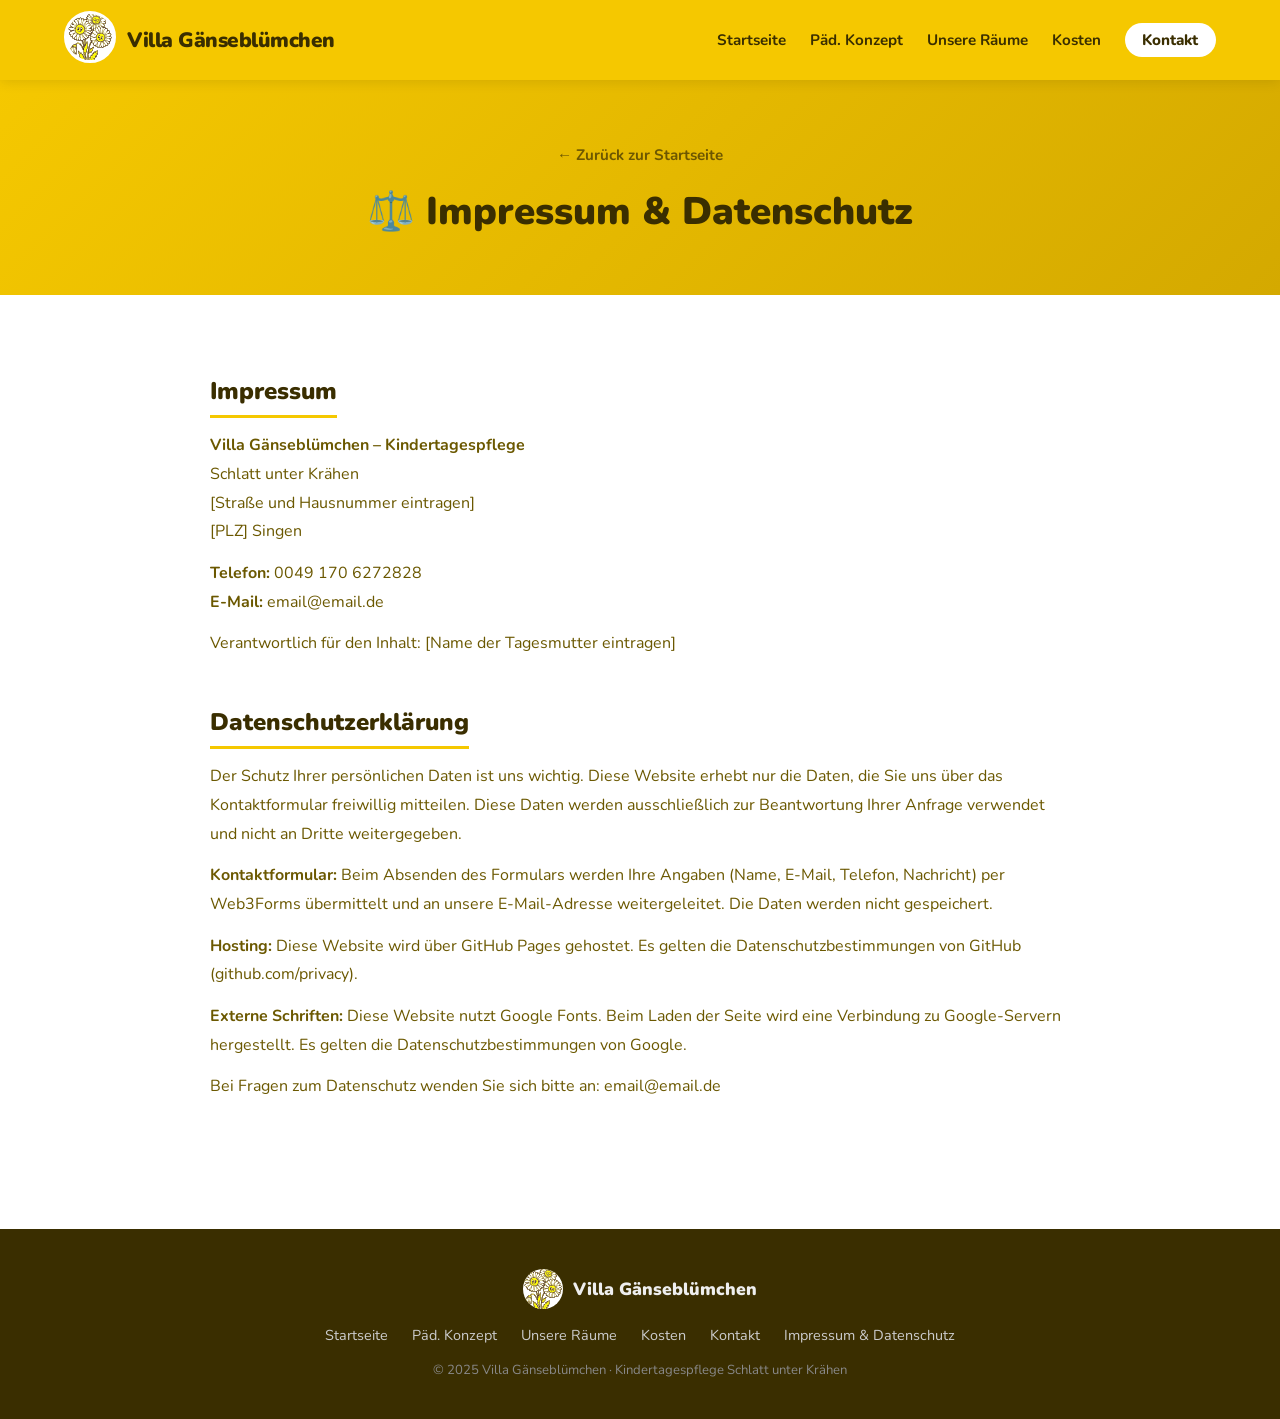
<file: impressum.html>
<!DOCTYPE html>
<html lang="de">
<head>
  <meta charset="UTF-8" />
  <meta name="viewport" content="width=device-width, initial-scale=1.0"/>
  <title>Impressum & Datenschutz – Villa Gänseblümchen</title>
  <link rel="stylesheet" href="style.css" />
  <link href="https://fonts.googleapis.com/css2?family=Nunito:wght@400;600;700;900&display=swap" rel="stylesheet"/>
  <link rel="apple-touch-icon" sizes="180x180" href="/apple-touch-icon.png">
  <link rel="icon" type="image/png" sizes="32x32" href="/favicon-32x32.png">
  <link rel="icon" type="image/png" sizes="16x16" href="/favicon-16x16.png">
  <link rel="manifest" href="/site.webmanifest">
  <meta name="description" content="Liebevolle Kindertagespflege in Schlatt unter Krähen. Zwei qualifizierte Erzieherinnen betreuen Kinder ab 1 Jahr in kleiner Gruppe. Für Familien aus Singen." />
<meta name="keywords" content="Kindertagespflege Singen, Tagesmutter Schlatt unter Krähen, Kinderbetreuung Singen, Tagespflege Singen" />
<meta property="og:title" content="Villa Gänseblümchen – Kindertagespflege Singen" />
<meta property="og:description" content="Liebevolle Kindertagespflege in Schlatt unter Krähen für Familien aus Singen." />
<meta property="og:image" content="https://eliasr1.github.io/Kindertagespflege/LogoGaensebluemchen.svg" />
</head>
<body>
<header class="navbar">
  <div class="navbar-inner">
    <div class="logo-wrap">
      <a href="index.html">
        <img src="LogoGaensebluemchen.svg" alt="Villa Gänseblümchen Logo" class="logo-img" />
      </a>
      <a href="index.html" class="logo-text">Villa Gänseblümchen</a>
    </div>
    <nav>
      <ul class="nav-links">
        <li><a href="index.html">Startseite</a></li>
        <li><a href="konzept.html">Päd. Konzept</a></li>
        <li><a href="raeume.html">Unsere Räume</a></li>
        <li><a href="kosten.html">Kosten</a></li>
        <li><a href="index.html#kontakt" class="btn-nav">Kontakt</a></li>
      </ul>
    </nav>
    <button class="hamburger" id="hamburger" aria-label="Menü öffnen">&#9776;</button>
  </div>
  <div class="mobile-menu" id="mobileMenu">
    <a href="index.html" onclick="closeMenu()">Startseite</a>
    <a href="konzept.html" onclick="closeMenu()">Päd. Konzept</a>
    <a href="raeume.html" onclick="closeMenu()">Unsere Räume</a>
    <a href="kosten.html" onclick="closeMenu()">Kosten</a>
    <a href="index.html#kontakt" onclick="closeMenu()">Kontakt</a>
  </div>
</header>
<section class="subpage-hero">
  <div class="subpage-hero-inner">
    <a href="index.html" class="back-link">← Zurück zur Startseite</a>
    <h1>⚖️ Impressum & Datenschutz</h1>
  </div>
</section>

<section class="section">
  <div class="container subpage-content">

    <div class="subpage-block">
      <h2>Impressum</h2>
      <p><strong>Villa Gänseblümchen – Kindertagespflege</strong><br>
      Schlatt unter Krähen<br>
      [Straße und Hausnummer eintragen]<br>
      [PLZ] Singen</p>
      <p><strong>Telefon:</strong> 0049 170 6272828<br>
      <strong>E-Mail:</strong> email@email.de</p>
      <p>Verantwortlich für den Inhalt: [Name der Tagesmutter eintragen]</p>
    </div>

    <div class="subpage-block">
      <h2>Datenschutzerklärung</h2>
      <p>Der Schutz Ihrer persönlichen Daten ist uns wichtig. Diese Website erhebt nur die Daten, die Sie uns über das Kontaktformular freiwillig mitteilen. Diese Daten werden ausschließlich zur Beantwortung Ihrer Anfrage verwendet und nicht an Dritte weitergegeben.</p>
      <p><strong>Kontaktformular:</strong> Beim Absenden des Formulars werden Ihre Angaben (Name, E-Mail, Telefon, Nachricht) per Web3Forms übermittelt und an unsere E-Mail-Adresse weitergeleitet. Die Daten werden nicht gespeichert.</p>
      <p><strong>Hosting:</strong> Diese Website wird über GitHub Pages gehostet. Es gelten die Datenschutzbestimmungen von GitHub (github.com/privacy).</p>
      <p><strong>Externe Schriften:</strong> Diese Website nutzt Google Fonts. Beim Laden der Seite wird eine Verbindung zu Google-Servern hergestellt. Es gelten die Datenschutzbestimmungen von Google.</p>
      <p>Bei Fragen zum Datenschutz wenden Sie sich bitte an: email@email.de</p>
    </div>

  </div>
</section>
<footer class="footer">
  <div class="footer-inner">
    <div class="footer-logo">
      <img src="LogoGaensebluemchen.svg" alt="Villa Gänseblümchen" class="footer-logo-img"/>
      <span>Villa Gänseblümchen</span>
    </div>
    <div class="footer-links">
      <a href="index.html">Startseite</a>
      <a href="konzept.html">Päd. Konzept</a>
      <a href="raeume.html">Unsere Räume</a>
      <a href="kosten.html">Kosten</a>
      <a href="index.html#kontakt">Kontakt</a>
      <a href="impressum.html">Impressum & Datenschutz</a>
    </div>
    <p class="footer-copy">© 2025 Villa Gänseblümchen · Kindertagespflege Schlatt unter Krähen</p>
  </div>
</footer>
<script src='script.js'></script>
</body>
</html>
</file>
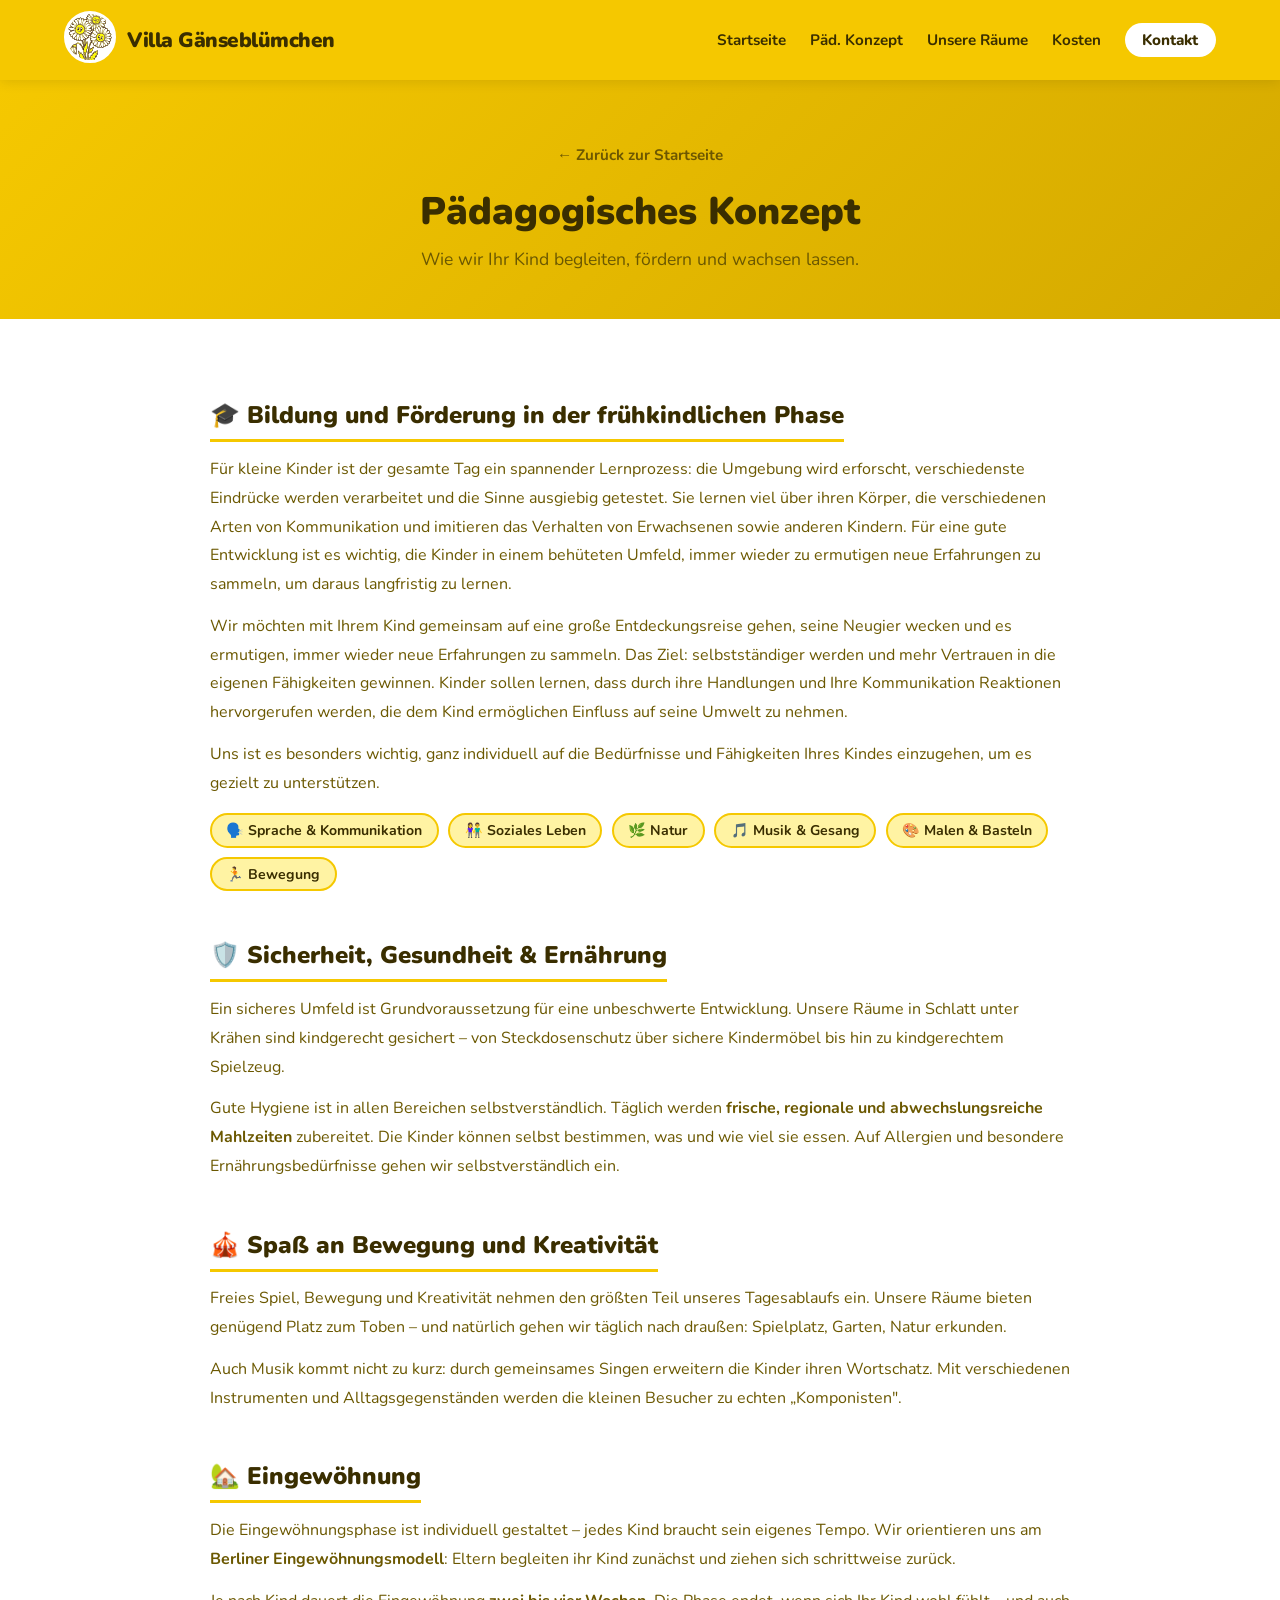
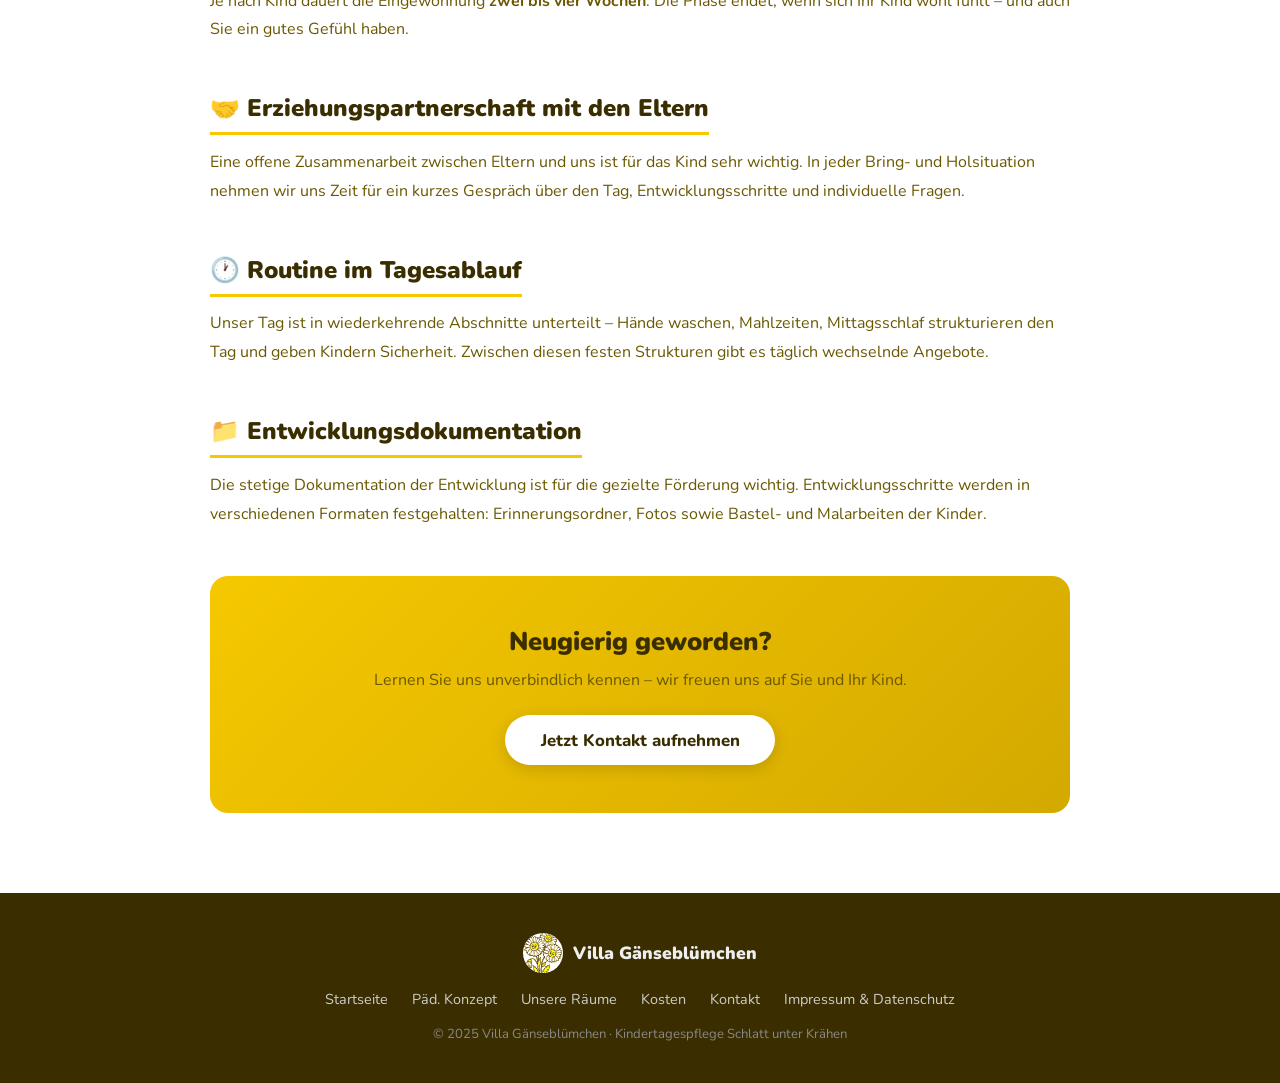
<file: konzept.html>
<!DOCTYPE html>
<html lang="de">
<head>
  <meta charset="UTF-8" />
  <meta name="viewport" content="width=device-width, initial-scale=1.0"/>
  <title>Pädagogisches Konzept – Villa Gänseblümchen</title>
  <link rel="stylesheet" href="style.css" />
  <link href="https://fonts.googleapis.com/css2?family=Nunito:wght@400;600;700;900&display=swap" rel="stylesheet"/>
  <link rel="apple-touch-icon" sizes="180x180" href="/apple-touch-icon.png">
  <link rel="icon" type="image/png" sizes="32x32" href="/favicon-32x32.png">
  <link rel="icon" type="image/png" sizes="16x16" href="/favicon-16x16.png">
  <link rel="manifest" href="/site.webmanifest">
  <meta name="description" content="Liebevolle Kindertagespflege in Schlatt unter Krähen. Zwei qualifizierte Erzieherinnen betreuen Kinder ab 1 Jahr in kleiner Gruppe. Für Familien aus Singen." />
<meta name="keywords" content="Kindertagespflege Singen, Tagesmutter Schlatt unter Krähen, Kinderbetreuung Singen, Tagespflege Singen" />
<meta property="og:title" content="Villa Gänseblümchen – Kindertagespflege Singen" />
<meta property="og:description" content="Liebevolle Kindertagespflege in Schlatt unter Krähen für Familien aus Singen." />
<meta property="og:image" content="https://eliasr1.github.io/Kindertagespflege/LogoGaensebluemchen.svg" />
</head>
<body>
<header class="navbar">
  <div class="navbar-inner">
    <div class="logo-wrap">
      <a href="index.html">
        <img src="LogoGaensebluemchen.svg" alt="Villa Gänseblümchen Logo" class="logo-img" />
      </a>
      <a href="index.html" class="logo-text">Villa Gänseblümchen</a>
    </div>
    <nav>
      <ul class="nav-links">
        <li><a href="index.html">Startseite</a></li>
        <li><a href="konzept.html">Päd. Konzept</a></li>
        <li><a href="raeume.html">Unsere Räume</a></li>
        <li><a href="kosten.html">Kosten</a></li>
        <li><a href="index.html#kontakt" class="btn-nav">Kontakt</a></li>
      </ul>
    </nav>
    <button class="hamburger" id="hamburger" aria-label="Menü öffnen">&#9776;</button>
  </div>
  <div class="mobile-menu" id="mobileMenu">
    <a href="index.html" onclick="closeMenu()">Startseite</a>
    <a href="konzept.html" onclick="closeMenu()">Päd. Konzept</a>
    <a href="raeume.html" onclick="closeMenu()">Unsere Räume</a>
    <a href="kosten.html" onclick="closeMenu()">Kosten</a>
    <a href="index.html#kontakt" onclick="closeMenu()">Kontakt</a>
  </div>
</header>
<section class="subpage-hero">
  <div class="subpage-hero-inner">
    <a href="index.html" class="back-link">← Zurück zur Startseite</a>
    <h1>Pädagogisches Konzept</h1>
    <p>Wie wir Ihr Kind begleiten, fördern und wachsen lassen.</p>
  </div>
</section>

<section class="section">
  <div class="container subpage-content">

    <div class="subpage-block">
      <h2>🎓 Bildung und Förderung in der frühkindlichen Phase</h2>
      <p>Für kleine Kinder ist der gesamte Tag ein spannender Lernprozess: die Umgebung wird erforscht, verschiedenste Eindrücke werden verarbeitet und die Sinne ausgiebig getestet. Sie lernen viel über ihren Körper, die verschiedenen Arten von Kommunikation und imitieren das Verhalten von Erwachsenen sowie anderen Kindern. Für eine gute Entwicklung ist es wichtig, die Kinder in einem behüteten Umfeld, immer wieder zu ermutigen neue Erfahrungen zu sammeln, um daraus langfristig zu lernen.</p>
      <p>Wir möchten mit Ihrem Kind gemeinsam auf eine große Entdeckungsreise gehen, seine Neugier wecken und es ermutigen, immer wieder neue Erfahrungen zu sammeln. Das Ziel: selbstständiger werden und mehr Vertrauen in die eigenen Fähigkeiten gewinnen. Kinder sollen lernen, dass durch ihre Handlungen und Ihre Kommunikation Reaktionen hervorgerufen werden, die dem Kind ermöglichen Einfluss auf seine Umwelt zu nehmen.</p>
      <p>Uns ist es besonders wichtig, ganz individuell auf die Bedürfnisse und Fähigkeiten Ihres Kindes einzugehen, um es gezielt zu unterstützen.</p>
      <div class="tag-list">
        <span>🗣️ Sprache & Kommunikation</span>
        <span>👫 Soziales Leben</span>
        <span>🌿 Natur</span>
        <span>🎵 Musik & Gesang</span>
        <span>🎨 Malen & Basteln</span>
        <span>🏃 Bewegung</span>
      </div>
    </div>

    <div class="subpage-block">
      <h2>🛡️ Sicherheit, Gesundheit & Ernährung</h2>
      <p>Ein sicheres Umfeld ist Grundvoraussetzung für eine unbeschwerte Entwicklung. Unsere Räume in Schlatt unter Krähen sind kindgerecht gesichert – von Steckdosenschutz über sichere Kindermöbel bis hin zu kindgerechtem Spielzeug.</p>
      <p>Gute Hygiene ist in allen Bereichen selbstverständlich. Täglich werden <strong>frische, regionale und abwechslungsreiche Mahlzeiten</strong> zubereitet. Die Kinder können selbst bestimmen, was und wie viel sie essen. Auf Allergien und besondere Ernährungsbedürfnisse gehen wir selbstverständlich ein.</p>
    </div>

    <div class="subpage-block">
      <h2>🎪 Spaß an Bewegung und Kreativität</h2>
      <p>Freies Spiel, Bewegung und Kreativität nehmen den größten Teil unseres Tagesablaufs ein. Unsere Räume bieten genügend Platz zum Toben – und natürlich gehen wir täglich nach draußen: Spielplatz, Garten, Natur erkunden.</p>
      <p>Auch Musik kommt nicht zu kurz: durch gemeinsames Singen erweitern die Kinder ihren Wortschatz. Mit verschiedenen Instrumenten und Alltagsgegenständen werden die kleinen Besucher zu echten „Komponisten".</p>
    </div>

    <div class="subpage-block">
      <h2>🏡 Eingewöhnung</h2>
      <p>Die Eingewöhnungsphase ist individuell gestaltet – jedes Kind braucht sein eigenes Tempo. Wir orientieren uns am <strong>Berliner Eingewöhnungsmodell</strong>: Eltern begleiten ihr Kind zunächst und ziehen sich schrittweise zurück.</p>
      <p>Je nach Kind dauert die Eingewöhnung <strong>zwei bis vier Wochen</strong>. Die Phase endet, wenn sich Ihr Kind wohl fühlt – und auch Sie ein gutes Gefühl haben.</p>
    </div>

    <div class="subpage-block">
      <h2>🤝 Erziehungspartnerschaft mit den Eltern</h2>
      <p>Eine offene Zusammenarbeit zwischen Eltern und uns ist für das Kind sehr wichtig. In jeder Bring- und Holsituation nehmen wir uns Zeit für ein kurzes Gespräch über den Tag, Entwicklungsschritte und individuelle Fragen.</p>
    </div>

    <div class="subpage-block">
      <h2>🕐 Routine im Tagesablauf</h2>
      <p>Unser Tag ist in wiederkehrende Abschnitte unterteilt – Hände waschen, Mahlzeiten, Mittagsschlaf strukturieren den Tag und geben Kindern Sicherheit. Zwischen diesen festen Strukturen gibt es täglich wechselnde Angebote.</p>
    </div>

    <div class="subpage-block">
      <h2>📁 Entwicklungsdokumentation</h2>
      <p>Die stetige Dokumentation der Entwicklung ist für die gezielte Förderung wichtig. Entwicklungsschritte werden in verschiedenen Formaten festgehalten: Erinnerungsordner, Fotos sowie Bastel- und Malarbeiten der Kinder.</p>
    </div>

    <div class="subpage-cta">
      <h3>Neugierig geworden?</h3>
      <p>Lernen Sie uns unverbindlich kennen – wir freuen uns auf Sie und Ihr Kind.</p>
      <a href="index.html#kontakt" class="btn-primary">Jetzt Kontakt aufnehmen</a>
    </div>

  </div>
</section>
<footer class="footer">
  <div class="footer-inner">
    <div class="footer-logo">
      <img src="LogoGaensebluemchen.svg" alt="Villa Gänseblümchen" class="footer-logo-img"/>
      <span>Villa Gänseblümchen</span>
    </div>
    <div class="footer-links">
      <a href="index.html">Startseite</a>
      <a href="konzept.html">Päd. Konzept</a>
      <a href="raeume.html">Unsere Räume</a>
      <a href="kosten.html">Kosten</a>
      <a href="index.html#kontakt">Kontakt</a>
      <a href="impressum.html">Impressum & Datenschutz</a>
    </div>
    <p class="footer-copy">© 2025 Villa Gänseblümchen · Kindertagespflege Schlatt unter Krähen</p>
  </div>
</footer>
<script src='script.js'></script>
</body>
</html>
</file>
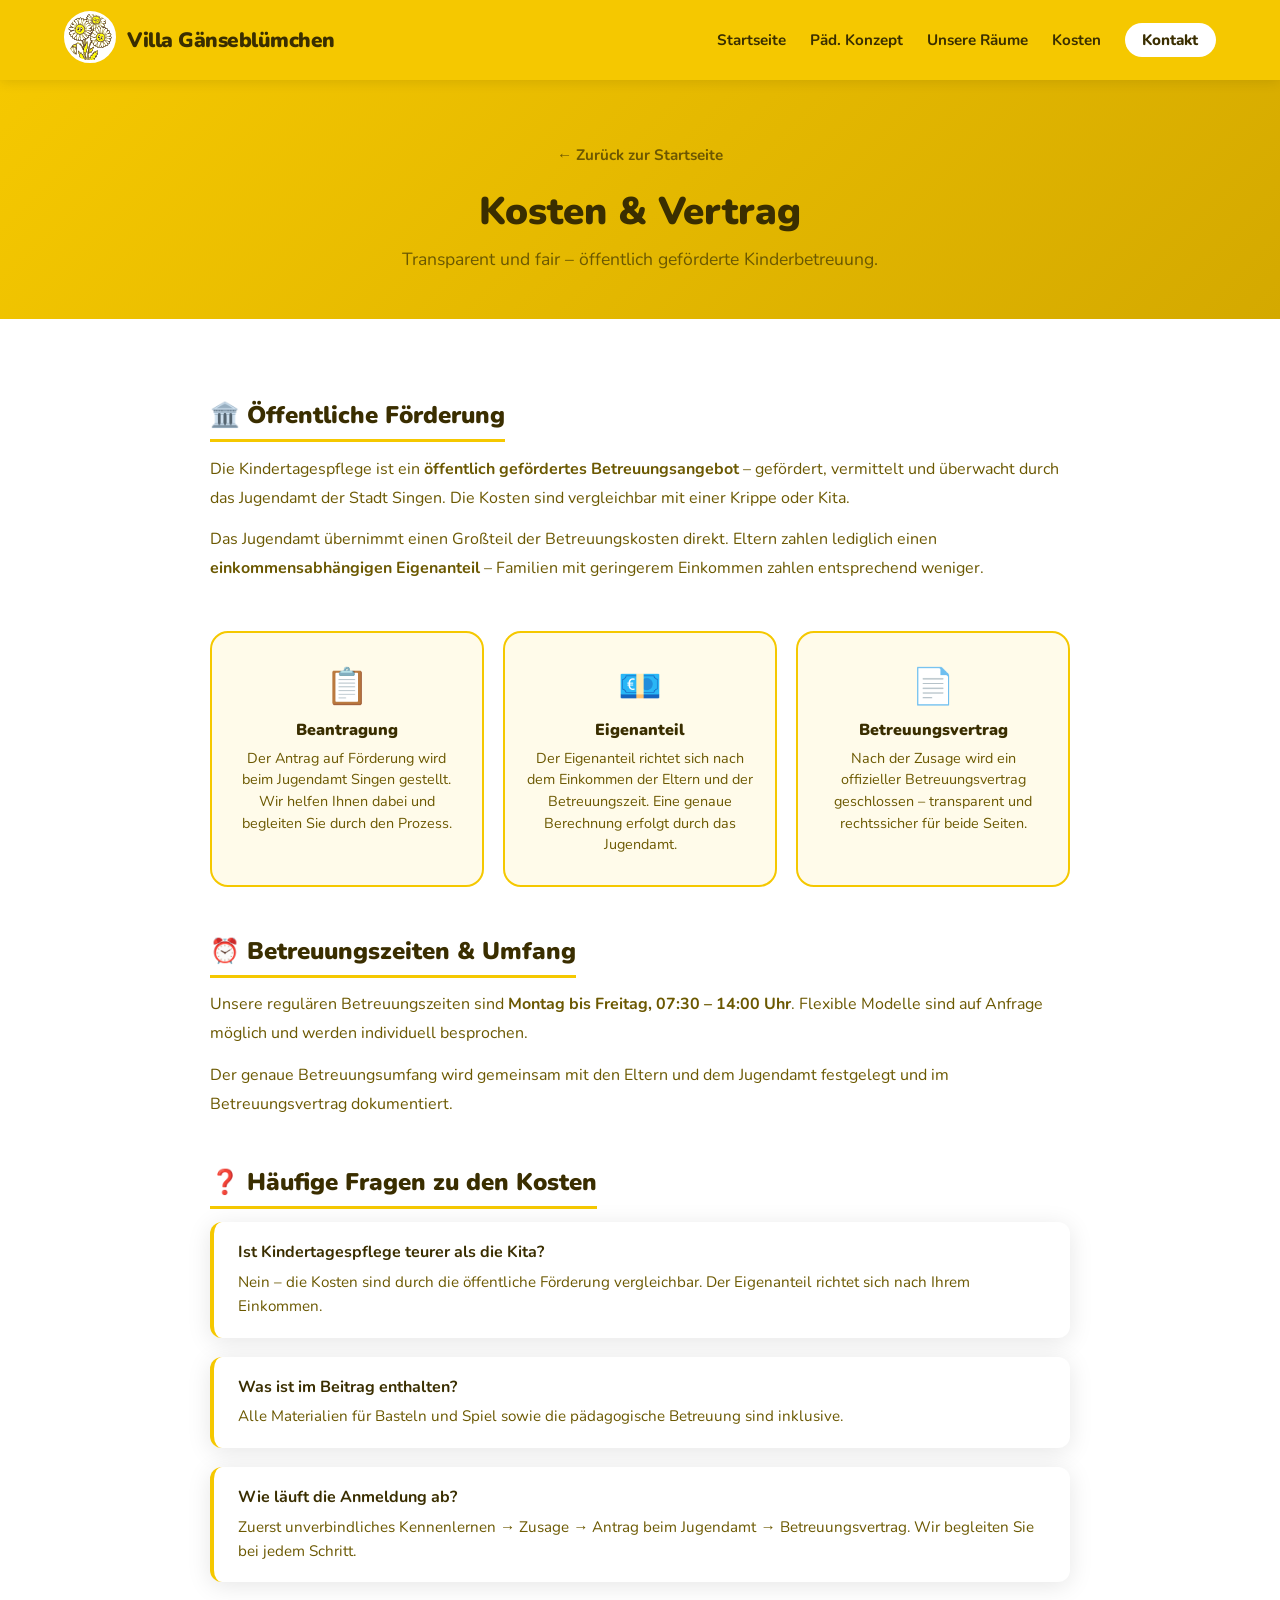
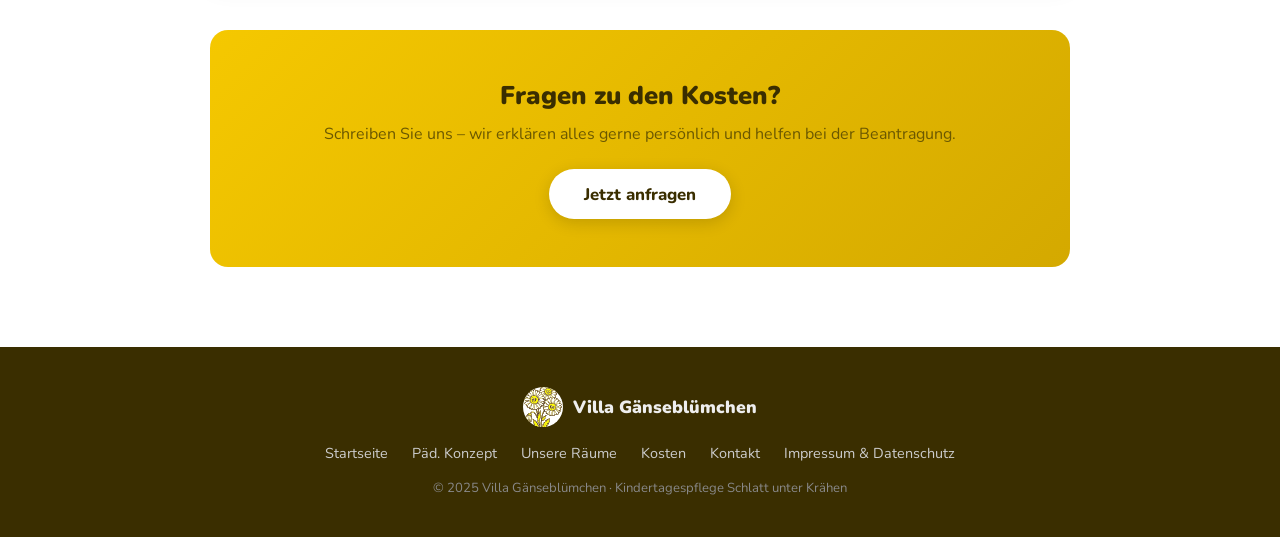
<file: kosten.html>
<!DOCTYPE html>
<html lang="de">
<head>
  <meta charset="UTF-8" />
  <meta name="viewport" content="width=device-width, initial-scale=1.0"/>
  <title>Kosten & Vertrag – Villa Gänseblümchen</title>
  <link rel="stylesheet" href="style.css" />
  <link href="https://fonts.googleapis.com/css2?family=Nunito:wght@400;600;700;900&display=swap" rel="stylesheet"/>
  <link rel="apple-touch-icon" sizes="180x180" href="/apple-touch-icon.png">
  <link rel="icon" type="image/png" sizes="32x32" href="/favicon-32x32.png">
  <link rel="icon" type="image/png" sizes="16x16" href="/favicon-16x16.png">
  <link rel="manifest" href="/site.webmanifest">
  <meta name="description" content="Liebevolle Kindertagespflege in Schlatt unter Krähen. Zwei qualifizierte Erzieherinnen betreuen Kinder ab 1 Jahr in kleiner Gruppe. Für Familien aus Singen." />
<meta name="keywords" content="Kindertagespflege Singen, Tagesmutter Schlatt unter Krähen, Kinderbetreuung Singen, Tagespflege Singen" />
<meta property="og:title" content="Villa Gänseblümchen – Kindertagespflege Singen" />
<meta property="og:description" content="Liebevolle Kindertagespflege in Schlatt unter Krähen für Familien aus Singen." />
<meta property="og:image" content="https://eliasr1.github.io/Kindertagespflege/LogoGaensebluemchen.svg" />
</head>
<body>
<header class="navbar">
  <div class="navbar-inner">
    <div class="logo-wrap">
      <a href="index.html">
        <img src="LogoGaensebluemchen.svg" alt="Villa Gänseblümchen Logo" class="logo-img" />
      </a>
      <a href="index.html" class="logo-text">Villa Gänseblümchen</a>
    </div>
    <nav>
      <ul class="nav-links">
        <li><a href="index.html">Startseite</a></li>
        <li><a href="konzept.html">Päd. Konzept</a></li>
        <li><a href="raeume.html">Unsere Räume</a></li>
        <li><a href="kosten.html">Kosten</a></li>
        <li><a href="index.html#kontakt" class="btn-nav">Kontakt</a></li>
      </ul>
    </nav>
    <button class="hamburger" id="hamburger" aria-label="Menü öffnen">&#9776;</button>
  </div>
  <div class="mobile-menu" id="mobileMenu">
    <a href="index.html" onclick="closeMenu()">Startseite</a>
    <a href="konzept.html" onclick="closeMenu()">Päd. Konzept</a>
    <a href="raeume.html" onclick="closeMenu()">Unsere Räume</a>
    <a href="kosten.html" onclick="closeMenu()">Kosten</a>
    <a href="index.html#kontakt" onclick="closeMenu()">Kontakt</a>
  </div>
</header>
<section class="subpage-hero">
  <div class="subpage-hero-inner">
    <a href="index.html" class="back-link">← Zurück zur Startseite</a>
    <h1>Kosten & Vertrag</h1>
    <p>Transparent und fair – öffentlich geförderte Kinderbetreuung.</p>
  </div>
</section>

<section class="section">
  <div class="container subpage-content">

    <div class="subpage-block">
      <h2>🏛️ Öffentliche Förderung</h2>
      <p>Die Kindertagespflege ist ein <strong>öffentlich gefördertes Betreuungsangebot</strong> – gefördert, vermittelt und überwacht durch das Jugendamt der Stadt Singen. Die Kosten sind vergleichbar mit einer Krippe oder Kita.</p>
      <p>Das Jugendamt übernimmt einen Großteil der Betreuungskosten direkt. Eltern zahlen lediglich einen <strong>einkommensabhängigen Eigenanteil</strong> – Familien mit geringerem Einkommen zahlen entsprechend weniger.</p>
    </div>

    <div class="kosten-boxes">
      <div class="kosten-box">
        <div class="kosten-icon">📋</div>
        <h3>Beantragung</h3>
        <p>Der Antrag auf Förderung wird beim Jugendamt Singen gestellt. Wir helfen Ihnen dabei und begleiten Sie durch den Prozess.</p>
      </div>
      <div class="kosten-box">
        <div class="kosten-icon">💶</div>
        <h3>Eigenanteil</h3>
        <p>Der Eigenanteil richtet sich nach dem Einkommen der Eltern und der Betreuungszeit. Eine genaue Berechnung erfolgt durch das Jugendamt.</p>
      </div>
      <div class="kosten-box">
        <div class="kosten-icon">📄</div>
        <h3>Betreuungsvertrag</h3>
        <p>Nach der Zusage wird ein offizieller Betreuungsvertrag geschlossen – transparent und rechtssicher für beide Seiten.</p>
      </div>
    </div>

    <div class="subpage-block">
      <h2>⏰ Betreuungszeiten & Umfang</h2>
      <p>Unsere regulären Betreuungszeiten sind <strong>Montag bis Freitag, 07:30 – 14:00 Uhr</strong>. Flexible Modelle sind auf Anfrage möglich und werden individuell besprochen.</p>
      <p>Der genaue Betreuungsumfang wird gemeinsam mit den Eltern und dem Jugendamt festgelegt und im Betreuungsvertrag dokumentiert.</p>
    </div>

    <div class="subpage-block">
      <h2>❓ Häufige Fragen zu den Kosten</h2>
      <div class="faq-list">
        <div class="faq-item">
          <strong>Ist Kindertagespflege teurer als die Kita?</strong>
          <p>Nein – die Kosten sind durch die öffentliche Förderung vergleichbar. Der Eigenanteil richtet sich nach Ihrem Einkommen.</p>
        </div>
        <div class="faq-item">
          <strong>Was ist im Beitrag enthalten?</strong>
          <p>Alle Materialien für Basteln und Spiel sowie die pädagogische Betreuung sind inklusive.</p>
        </div>
        <div class="faq-item">
          <strong>Wie läuft die Anmeldung ab?</strong>
          <p>Zuerst unverbindliches Kennenlernen → Zusage → Antrag beim Jugendamt → Betreuungsvertrag. Wir begleiten Sie bei jedem Schritt.</p>
        </div>
      </div>
    </div>

    <div class="subpage-cta">
      <h3>Fragen zu den Kosten?</h3>
      <p>Schreiben Sie uns – wir erklären alles gerne persönlich und helfen bei der Beantragung.</p>
      <a href="index.html#kontakt" class="btn-primary">Jetzt anfragen</a>
    </div>

  </div>
</section>
<footer class="footer">
  <div class="footer-inner">
    <div class="footer-logo">
      <img src="LogoGaensebluemchen.svg" alt="Villa Gänseblümchen" class="footer-logo-img"/>
      <span>Villa Gänseblümchen</span>
    </div>
    <div class="footer-links">
      <a href="index.html">Startseite</a>
      <a href="konzept.html">Päd. Konzept</a>
      <a href="raeume.html">Unsere Räume</a>
      <a href="kosten.html">Kosten</a>
      <a href="index.html#kontakt">Kontakt</a>
      <a href="impressum.html">Impressum & Datenschutz</a>
    </div>
    <p class="footer-copy">© 2025 Villa Gänseblümchen · Kindertagespflege Schlatt unter Krähen</p>
  </div>
</footer>
<script src='script.js'></script>
</body>
</html>
</file>
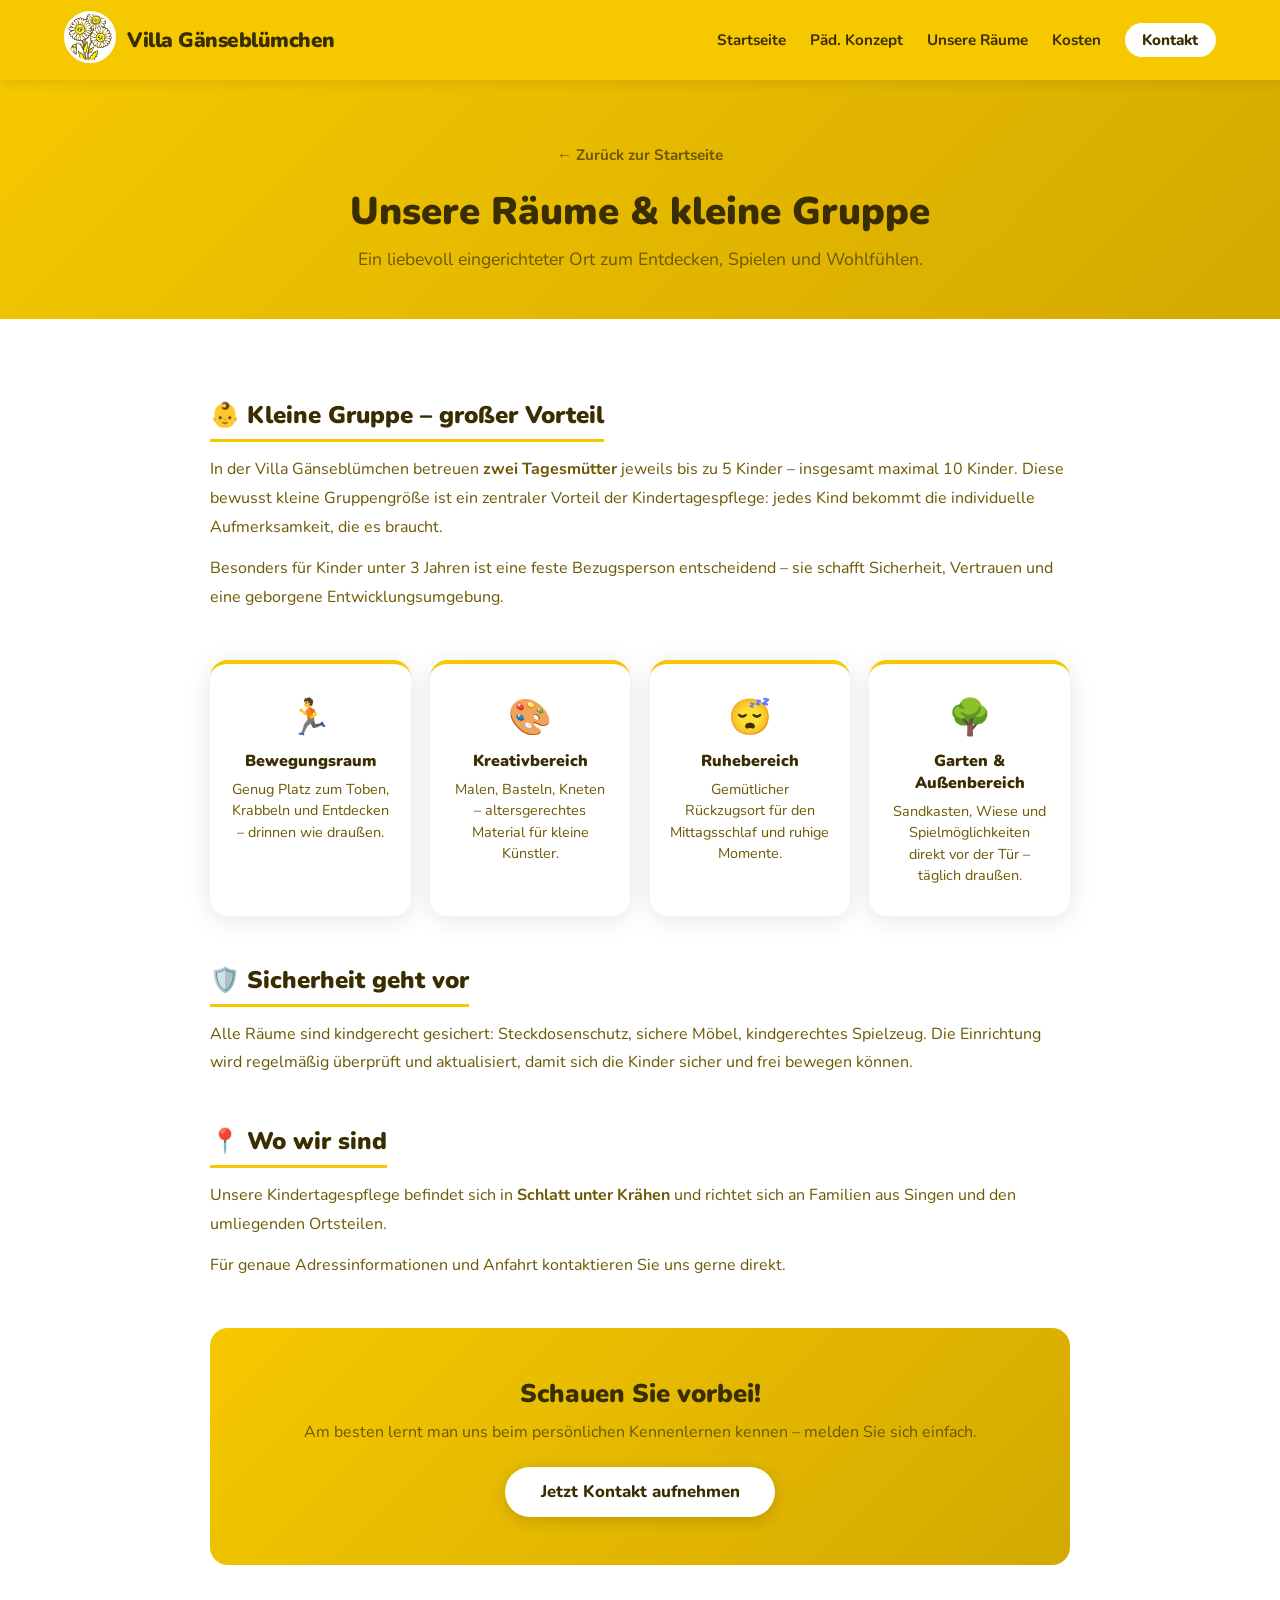
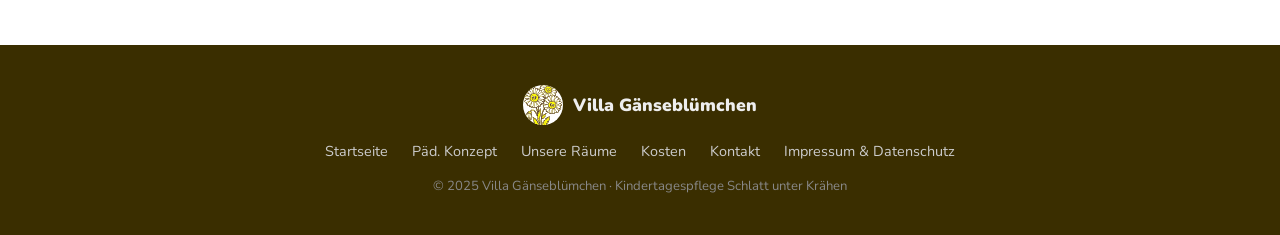
<file: raeume.html>
<!DOCTYPE html>
<html lang="de">
<head>
  <meta charset="UTF-8" />
  <meta name="viewport" content="width=device-width, initial-scale=1.0"/>
  <title>Unsere Räume – Villa Gänseblümchen</title>
  <link rel="stylesheet" href="style.css" />
  <link href="https://fonts.googleapis.com/css2?family=Nunito:wght@400;600;700;900&display=swap" rel="stylesheet"/>
  <link rel="apple-touch-icon" sizes="180x180" href="/apple-touch-icon.png">
  <link rel="icon" type="image/png" sizes="32x32" href="/favicon-32x32.png">
  <link rel="icon" type="image/png" sizes="16x16" href="/favicon-16x16.png">
  <link rel="manifest" href="/site.webmanifest">
  <meta name="description" content="Liebevolle Kindertagespflege in Schlatt unter Krähen. Zwei qualifizierte Erzieherinnen betreuen Kinder ab 1 Jahr in kleiner Gruppe. Für Familien aus Singen." />
<meta name="keywords" content="Kindertagespflege Singen, Tagesmutter Schlatt unter Krähen, Kinderbetreuung Singen, Tagespflege Singen" />
<meta property="og:title" content="Villa Gänseblümchen – Kindertagespflege Singen" />
<meta property="og:description" content="Liebevolle Kindertagespflege in Schlatt unter Krähen für Familien aus Singen." />
<meta property="og:image" content="https://eliasr1.github.io/Kindertagespflege/LogoGaensebluemchen.svg" />
</head>
<body>
<header class="navbar">
  <div class="navbar-inner">
    <div class="logo-wrap">
      <a href="index.html">
        <img src="LogoGaensebluemchen.svg" alt="Villa Gänseblümchen Logo" class="logo-img" />
      </a>
      <a href="index.html" class="logo-text">Villa Gänseblümchen</a>
    </div>
    <nav>
      <ul class="nav-links">
        <li><a href="index.html">Startseite</a></li>
        <li><a href="konzept.html">Päd. Konzept</a></li>
        <li><a href="raeume.html">Unsere Räume</a></li>
        <li><a href="kosten.html">Kosten</a></li>
        <li><a href="index.html#kontakt" class="btn-nav">Kontakt</a></li>
      </ul>
    </nav>
    <button class="hamburger" id="hamburger" aria-label="Menü öffnen">&#9776;</button>
  </div>
  <div class="mobile-menu" id="mobileMenu">
    <a href="index.html" onclick="closeMenu()">Startseite</a>
    <a href="konzept.html" onclick="closeMenu()">Päd. Konzept</a>
    <a href="raeume.html" onclick="closeMenu()">Unsere Räume</a>
    <a href="kosten.html" onclick="closeMenu()">Kosten</a>
    <a href="index.html#kontakt" onclick="closeMenu()">Kontakt</a>
  </div>
</header>
<section class="subpage-hero">
  <div class="subpage-hero-inner">
    <a href="index.html" class="back-link">← Zurück zur Startseite</a>
    <h1>Unsere Räume & kleine Gruppe</h1>
    <p>Ein liebevoll eingerichteter Ort zum Entdecken, Spielen und Wohlfühlen.</p>
  </div>
</section>

<section class="section">
  <div class="container subpage-content">

    <div class="subpage-block">
      <h2>👶 Kleine Gruppe – großer Vorteil</h2>
      <p>In der Villa Gänseblümchen betreuen <strong>zwei Tagesmütter</strong> jeweils bis zu 5 Kinder – insgesamt maximal 10 Kinder. Diese bewusst kleine Gruppengröße ist ein zentraler Vorteil der Kindertagespflege: jedes Kind bekommt die individuelle Aufmerksamkeit, die es braucht.</p>
      <p>Besonders für Kinder unter 3 Jahren ist eine feste Bezugsperson entscheidend – sie schafft Sicherheit, Vertrauen und eine geborgene Entwicklungsumgebung.</p>
    </div>

    <div class="rooms-grid">
      <div class="room-card">
        <div class="room-icon">🏃</div>
        <h3>Bewegungsraum</h3>
        <p>Genug Platz zum Toben, Krabbeln und Entdecken – drinnen wie draußen.</p>
      </div>
      <div class="room-card">
        <div class="room-icon">🎨</div>
        <h3>Kreativbereich</h3>
        <p>Malen, Basteln, Kneten – altersgerechtes Material für kleine Künstler.</p>
      </div>
      <div class="room-card">
        <div class="room-icon">😴</div>
        <h3>Ruhebereich</h3>
        <p>Gemütlicher Rückzugsort für den Mittagsschlaf und ruhige Momente.</p>
      </div>
      <div class="room-card">
        <div class="room-icon">🌳</div>
        <h3>Garten & Außenbereich</h3>
        <p>Sandkasten, Wiese und Spielmöglichkeiten direkt vor der Tür – täglich draußen.</p>
      </div>
    </div>

    <div class="subpage-block">
      <h2>🛡️ Sicherheit geht vor</h2>
      <p>Alle Räume sind kindgerecht gesichert: Steckdosenschutz, sichere Möbel, kindgerechtes Spielzeug. Die Einrichtung wird regelmäßig überprüft und aktualisiert, damit sich die Kinder sicher und frei bewegen können.</p>
    </div>

    <div class="subpage-block">
      <h2>📍 Wo wir sind</h2>
      <p>Unsere Kindertagespflege befindet sich in <strong>Schlatt unter Krähen</strong> und richtet sich an Familien aus Singen und den umliegenden Ortsteilen.</p>
      <p>Für genaue Adressinformationen und Anfahrt kontaktieren Sie uns gerne direkt.</p>
    </div>

    <div class="subpage-cta">
      <h3>Schauen Sie vorbei!</h3>
      <p>Am besten lernt man uns beim persönlichen Kennenlernen kennen – melden Sie sich einfach.</p>
      <a href="index.html#kontakt" class="btn-primary">Jetzt Kontakt aufnehmen</a>
    </div>

  </div>
</section>
<footer class="footer">
  <div class="footer-inner">
    <div class="footer-logo">
      <img src="LogoGaensebluemchen.svg" alt="Villa Gänseblümchen" class="footer-logo-img"/>
      <span>Villa Gänseblümchen</span>
    </div>
    <div class="footer-links">
      <a href="index.html">Startseite</a>
      <a href="konzept.html">Päd. Konzept</a>
      <a href="raeume.html">Unsere Räume</a>
      <a href="kosten.html">Kosten</a>
      <a href="index.html#kontakt">Kontakt</a>
      <a href="impressum.html">Impressum & Datenschutz</a>
    </div>
    <p class="footer-copy">© 2025 Villa Gänseblümchen · Kindertagespflege Schlatt unter Krähen</p>
  </div>
</footer>
<script src='script.js'></script>
</body>
</html>
</file>
<file: style.css>
/* ===== VILLA GÄNSEBLÜMCHEN – style.css ===== */
*, *::before, *::after { box-sizing: border-box; margin: 0; padding: 0; }

:root {
  --yellow: #F5C800;
  --yellow-light: #FFF3A3;
  --yellow-dark: #D4A900;
  --green: #5BAD4E;
  --green-light: #E8F5E3;
  --white: #ffffff;
  --text: #3A2E00;
  --text-light: #6B5800;
  --bg-light: #FFFBEA;
  --radius: 18px;
  --shadow: 0 4px 24px rgba(0,0,0,0.10);
}

html { scroll-behavior: smooth; }

body {
  font-family: 'Nunito', sans-serif;
  color: var(--text);
  background: var(--white);
  overflow-x: hidden;
}

/* === NAVBAR === */
.navbar {
  position: sticky;
  top: 0;
  z-index: 100;
  background: var(--yellow);
  box-shadow: 0 2px 12px rgba(0,0,0,0.10);
}
.navbar-inner {
  max-width: 1200px;
  margin: 0 auto;
  display: flex;
  align-items: center;
  justify-content: space-between;
  padding: 0.7rem 1.5rem;
}
.logo-wrap {
  display: flex;
  align-items: center;
  gap: 0.7rem;
}
.logo-img {
  width: 52px;
  height: 52px;
  border-radius: 50%;
  object-fit: cover;
  border: 3px solid var(--white);
  background-color: var(--white);
}
.logo-text {
  font-size: 1.3rem;
  font-weight: 900;
  color: var(--text);
  letter-spacing: -0.5px;
}
.nav-links {
  list-style: none;
  display: flex;
  gap: 1.5rem;
  align-items: center;
}
.nav-links a {
  text-decoration: none;
  color: var(--text);
  font-weight: 700;
  font-size: 0.95rem;
  transition: color 0.2s;
}
.nav-links a:hover { color: var(--green); }
.btn-nav {
  background: var(--white);
  color: var(--text) !important;
  padding: 0.45rem 1.1rem;
  border-radius: 30px;
  font-weight: 800 !important;
  transition: background 0.2s, transform 0.2s !important;
}
.btn-nav:hover { background: var(--green-light) !important; transform: scale(1.05); }
.hamburger {
  display: none;
  background: none;
  border: none;
  font-size: 1.8rem;
  cursor: pointer;
  color: var(--text);
}
.mobile-menu {
  display: none;
  flex-direction: column;
  background: var(--yellow);
  padding: 0.5rem 1.5rem 1rem;
}
.mobile-menu a {
  padding: 0.6rem 0;
  font-weight: 700;
  color: var(--text);
  text-decoration: none;
  border-bottom: 1px solid rgba(0,0,0,0.08);
}
.mobile-menu.open { display: flex; }
@media (max-width: 768px) {
  .nav-links { display: none; }
  .hamburger { display: block; }
}

/* === HERO === */
.hero {
  position: relative;
  min-height: 100vh;
  display: flex;
  flex-direction: column;
  align-items: center;
  justify-content: center;
  text-align: center;
  padding: 6rem 1.5rem 5rem;
  overflow: hidden;
  background: linear-gradient(
    to bottom,
    rgba(0,0,0,0.35) 0%,
    rgba(0,0,0,0.15) 60%,
    rgba(0,0,0,0.4) 100%
  ),
  url('https://images.unsplash.com/photo-1540479859555-17af45c78602?w=1600&h=1000&fit=crop&auto=format')
  center center / cover no-repeat;
}

.hero::after {
  display:none;
}

.hero-overlay { display: none; }

.hero-content {
  position: relative;
  z-index: 3;
  max-width: 750px;
  margin: 0 auto 2.5rem;
}


.hero h1 {
  font-size: 3rem;
  font-weight: 900;
  line-height: 1.2;
  color: #ffffff;
  margin-bottom: 0;
  text-shadow: 0 2px 16px rgba(0,0,0,0.4);
}

.highlight {
  background: var(--yellow);
  color: var(--text);
  padding: 0.1em 0.35em;
  border-radius: 10px 10px 0 0;
  display: block;
  text-shadow: none;
  margin-bottom: 0;
}

.hero-sub {
  font-size: 1.35rem;
  color: #ffffff;
  margin-bottom: 2.2rem;
  line-height: 1.7;
  text-shadow: 0 2px 12px rgba(0,0,0,0.8);
  background: rgba(245, 200, 0, 0.25);
  padding: 0.8rem 1.5rem;
  border-radius: 0 0 12px 12px;
  backdrop-filter: blur(4px);
  border: 1px solid rgba(245, 200, 0, 0.35);
}

.daisy-deco {
  font-size: 3rem;
  margin-bottom: 0.8rem;
  display: inline-block;
  animation: spin-slow 8s linear infinite;
  filter: drop-shadow(0 2px 6px rgba(0,0,0,0.3));
}

.hero-image-row {
  position: relative;
  z-index: 3;
  display: flex;
  gap: 1.2rem;
  justify-content: center;
  flex-wrap: wrap;
  padding: 0 1rem;
}

.scroll-arrow {
  display: block;
  width: fit-content;
  margin: 1.5rem auto 0;
  color: white;
  font-size: 2rem;
  animation: bounce 2s infinite;
  cursor: pointer;
}
@keyframes bounce {
  0%, 100% { transform: translateX(-50%) translateY(0); }
  50% { transform: translateX(-50%) translateY(10px); }
}

@media (max-width: 768px) {
  .hero h1 { font-size: 2rem; }
  .hero-image-row { display: none; }
}

/* === STRIP === */
.strip-yellow {
  background: var(--yellow);
  padding: 1rem;
}
.strip-inner {
  max-width: 1100px;
  margin: 0 auto;
  display: flex;
  flex-wrap: wrap;
  gap: 0.5rem 2rem;
  justify-content: center;
  align-items: center;
}
.strip-inner span { font-weight: 700; font-size: 0.95rem; color: var(--text); }

/* === SECTIONS === */
.section { padding: 5rem 1.5rem; }
.section-light { background: var(--bg-light); }
.container { max-width: 1100px; margin: 0 auto; }
.section-title {
  font-size: 2rem;
  font-weight: 900;
  color: var(--text);
  margin-bottom: 0.8rem;
  text-align: center;
}
.section-sub {
  text-align: center;
  color: var(--text-light);
  font-size: 1.05rem;
  max-width: 700px;
  margin: 0 auto 3rem;
  line-height: 1.7;
}

/* === BUTTONS === */
.btn-primary {
  display: inline-block;
  background: var(--yellow);
  color: var(--text);
  font-weight: 800;
  font-size: 1.05rem;
  padding: 0.85rem 2.2rem;
  border-radius: 40px;
  text-decoration: none;
  border: none;
  cursor: pointer;
  box-shadow: 0 4px 16px rgba(245,200,0,0.45);
  transition: transform 0.2s, box-shadow 0.2s;
  font-family: 'Nunito', sans-serif;
}
.btn-primary:hover {
  transform: translateY(-3px) scale(1.04);
  box-shadow: 0 8px 24px rgba(245,200,0,0.55);
}
.btn-white {
  background: var(--white);
  color: var(--text);
}
.btn-white:hover {
  background: var(--yellow-light);
}
.btn-full {
  width: 100%;
  text-align: center;
}

/* === SPIN ANIMATION === */
@keyframes spin-slow {
  from { transform: rotate(0deg); }
  to { transform: rotate(360deg); }
}

/* === SCROLL ANIMATIONS === */
.fade-in {
  opacity: 0;
  transform: translateY(30px);
  transition: opacity 0.6s ease, transform 0.6s ease;
}
.fade-in.visible {
  opacity: 1;
  transform: translateY(0);
}

/* === CARDS === */
.cards-grid {
  display: grid;
  grid-template-columns: repeat(auto-fit, minmax(280px, 1fr));
  gap: 1.5rem;
}
.card {
  background: white;
  border-radius: var(--radius);
  padding: 2rem 1.5rem;
  box-shadow: var(--shadow);
  border-top: 5px solid var(--yellow);
  transition: transform 0.25s, box-shadow 0.25s;
}
.card:hover { transform: translateY(-5px); box-shadow: 0 10px 32px rgba(0,0,0,0.13); }
.card-icon { font-size: 2.5rem; margin-bottom: 0.7rem; }
.card h3 { font-size: 1.1rem; font-weight: 800; margin-bottom: 0.5rem; }
.card p { color: var(--text-light); font-size: 0.95rem; line-height: 1.6; }

/* === DAILY LIFE === */
.daily-grid {
  display: grid;
  grid-template-columns: 1fr 1fr;
  gap: 3rem;
  align-items: center;
}
@media (max-width: 768px) { .daily-grid { grid-template-columns: 1fr; } }
.daily-img img { width: 100%; border-radius: var(--radius); box-shadow: var(--shadow); object-fit: cover; height: 380px; }
.daily-content { display: flex; flex-direction: column; gap: 1.5rem; }
.daily-item { display: flex; gap: 1rem; align-items: flex-start; }
.daily-icon { font-size: 2rem; flex-shrink: 0; margin-top: 0.1rem; }
.daily-item strong { display: block; font-size: 1.05rem; font-weight: 800; margin-bottom: 0.3rem; }
.daily-item p { color: var(--text-light); font-size: 0.95rem; line-height: 1.6; }

/* === GALLERY === */
.gallery-section { padding: 0 0 4rem; background: var(--white); }
.gallery-grid {
  display: grid;
  grid-template-columns: repeat(4, 1fr);
  grid-template-rows: 200px 200px;
  gap: 0.8rem;
  max-width: 1100px;
  margin: 0 auto;
  padding: 0 1.5rem;
}
.gallery-item img { width: 100%; height: 100%; object-fit: cover; border-radius: 14px; display: block; transition: transform 0.3s; }
.gallery-item:hover img { transform: scale(1.04); }
.gallery-item { overflow: hidden; border-radius: 14px; }
.gallery-item.tall { grid-row: span 2; }
.gallery-item.wide { grid-column: span 2; }
@media (max-width: 768px) {
  .gallery-grid { grid-template-columns: 1fr 1fr; grid-template-rows: auto; }
  .gallery-item.tall { grid-row: span 1; }
  .gallery-item.wide { grid-column: span 2; }
}

/* === TEAM === */
.team-grid { display: grid; grid-template-columns: repeat(auto-fit, minmax(280px, 1fr)); gap: 2rem; margin-top: 2rem; }
.team-card {
  background: white;
  border-radius: var(--radius);
  padding: 2.5rem 2rem;
  text-align: center;
  box-shadow: var(--shadow);
  border-bottom: 5px solid var(--yellow);
  transition: transform 0.25s;
}
.team-card:hover { transform: translateY(-5px); }

.team-avatar {
  width: 120px;
  height: 120px;
  margin: 0 auto 1rem;
  border-radius: 50%;
  overflow: hidden;
  border: 4px solid var(--yellow);
  box-shadow: 0 4px 16px rgba(0,0,0,0.12);
}

.team-avatar-img {
  width: 100%;
  height: 100%;
  object-fit: cover;
  display: block;
}

.team-card h3 { font-size: 1.3rem; font-weight: 900; margin-bottom: 0.3rem; }
.team-role { color: var(--green); font-weight: 700; font-size: 0.9rem; margin-bottom: 0.8rem; line-height: 1.5; }
.team-card p { color: var(--text-light); line-height: 1.6; font-size: 0.95rem; }

/* === CTA BANNER === */
.cta-banner {
  background: linear-gradient(135deg, var(--yellow) 0%, var(--yellow-dark) 100%);
  padding: 4rem 1.5rem;
  text-align: center;
}
.cta-inner { max-width: 700px; margin: 0 auto; }
.cta-deco { font-size: 2rem; letter-spacing: 0.5rem; display: block; margin-bottom: 1rem; }
.cta-banner h2 { font-size: 2rem; font-weight: 900; margin-bottom: 0.8rem; color: var(--text); }
.cta-banner p { font-size: 1.1rem; color: var(--text-light); margin-bottom: 2rem; }

/* === KONTAKT === */
.kontakt-grid {
  display: grid;
  grid-template-columns: 1fr 1.4fr;
  gap: 3rem;
  align-items: start;
}
@media (max-width: 860px) { .kontakt-grid { grid-template-columns: 1fr; } }
.kontakt-info h3 { font-size: 1.4rem; font-weight: 900; margin-bottom: 0.8rem; }
.kontakt-info p { color: var(--text-light); line-height: 1.7; margin-bottom: 1rem; }
.kontakt-list { list-style: none; display: flex; flex-direction: column; gap: 0.7rem; }
.kontakt-list li { font-size: 0.97rem; color: var(--text-light); }

.kontakt-form {
  background: white;
  border-radius: var(--radius);
  padding: 2.5rem;
  box-shadow: var(--shadow);
}
.kontakt-form h3 { font-size: 1.4rem; font-weight: 900; margin-bottom: 1.5rem; }
.form-row { display: grid; grid-template-columns: 1fr 1fr; gap: 1rem; }
@media (max-width: 500px) { .form-row { grid-template-columns: 1fr; } }
.form-group { display: flex; flex-direction: column; margin-bottom: 1rem; }
.form-group label { font-weight: 700; margin-bottom: 0.3rem; font-size: 0.9rem; }
.form-group input, .form-group textarea {
  border: 2px solid #E8E0C0;
  border-radius: 10px;
  padding: 0.65rem 0.9rem;
  font-family: 'Nunito', sans-serif;
  font-size: 0.95rem;
  color: var(--text);
  transition: border-color 0.2s;
  outline: none;
}
.form-group input:focus, .form-group textarea:focus { border-color: var(--yellow); }
.form-group textarea { resize: vertical; }
.form-note { text-align: center; color: var(--text-light); font-size: 0.85rem; margin-top: 0.7rem; }
.form-success {
  background: var(--green-light);
  color: var(--green);
  border-radius: 10px;
  padding: 1rem;
  text-align: center;
  font-weight: 700;
  margin-top: 1rem;
}

/* === FOOTER === */
.footer { background: var(--text); color: #EEE; padding: 2.5rem 1.5rem; }
.footer-inner { max-width: 1100px; margin: 0 auto; display: flex; flex-direction: column; align-items: center; gap: 1rem; text-align: center; }
.footer-logo { display: flex; align-items: center; gap: 0.6rem; }
.footer-logo-img { width: 40px; height: 40px; border-radius: 50%; object-fit: cover; background-color: var(--white);}
.footer-logo span { font-weight: 900; font-size: 1.1rem; }
.footer-links { display: flex; gap: 1.5rem; flex-wrap: wrap; justify-content: center; }
.footer-links a { color: #CCC; text-decoration: none; font-size: 0.9rem; transition: color 0.2s; }
.footer-links a:hover { color: var(--yellow); }
.footer-copy { color: #888; font-size: 0.82rem; }

/* === UNTERSEITEN === */
.subpage-hero {
  background: linear-gradient(135deg, var(--yellow) 0%, var(--yellow-dark) 100%);
  padding: 4rem 1.5rem 3rem;
  text-align: center;
}
.subpage-hero-inner { max-width: 700px; margin: 0 auto; }
.subpage-hero h1 { font-size: 2.4rem; font-weight: 900; color: var(--text); margin-bottom: 0.6rem; }
.subpage-hero p { font-size: 1.1rem; color: var(--text-light); }
.back-link {
  display: inline-block;
  margin-bottom: 1.2rem;
  color: var(--text);
  font-weight: 700;
  text-decoration: none;
  font-size: 0.95rem;
  opacity: 0.7;
  transition: opacity 0.2s;
}
.back-link:hover { opacity: 1; }

.subpage-content { max-width: 860px; }

.subpage-block { margin-bottom: 3rem; }
.subpage-block h2 {
  font-size: 1.5rem;
  font-weight: 900;
  color: var(--text);
  margin-bottom: 0.8rem;
  padding-bottom: 0.5rem;
  border-bottom: 3px solid var(--yellow);
  display: inline-block;
}
.subpage-block p {
  color: var(--text-light);
  line-height: 1.8;
  font-size: 1rem;
  margin-bottom: 0.8rem;
}

.tag-list {
  display: flex;
  flex-wrap: wrap;
  gap: 0.6rem;
  margin-top: 1rem;
}
.tag-list span {
  background: var(--yellow-light);
  border: 2px solid var(--yellow);
  color: var(--text);
  font-weight: 700;
  font-size: 0.88rem;
  padding: 0.35rem 0.9rem;
  border-radius: 20px;
}

.rooms-grid {
  display: grid;
  grid-template-columns: repeat(auto-fit, minmax(200px, 1fr));
  gap: 1.2rem;
  margin-bottom: 3rem;
}
.room-card {
  background: white;
  border-radius: var(--radius);
  padding: 1.8rem 1.3rem;
  text-align: center;
  box-shadow: var(--shadow);
  border-top: 4px solid var(--yellow);
}
.room-icon { font-size: 2.2rem; margin-bottom: 0.6rem; }
.room-card h3 { font-size: 1rem; font-weight: 900; margin-bottom: 0.4rem; }
.room-card p { color: var(--text-light); font-size: 0.9rem; line-height: 1.5; }

.kosten-boxes {
  display: grid;
  grid-template-columns: repeat(auto-fit, minmax(220px, 1fr));
  gap: 1.2rem;
  margin-bottom: 3rem;
}
.kosten-box {
  background: var(--bg-light);
  border-radius: var(--radius);
  padding: 1.8rem 1.3rem;
  text-align: center;
  border: 2px solid var(--yellow);
}
.kosten-icon { font-size: 2.2rem; margin-bottom: 0.6rem; }
.kosten-box h3 { font-size: 1rem; font-weight: 900; margin-bottom: 0.4rem; }
.kosten-box p { color: var(--text-light); font-size: 0.9rem; line-height: 1.5; }

.faq-list { display: flex; flex-direction: column; gap: 1.2rem; }
.faq-item {
  background: white;
  border-radius: 12px;
  padding: 1.2rem 1.5rem;
  box-shadow: var(--shadow);
  border-left: 4px solid var(--yellow);
}
.faq-item strong { display: block; font-size: 1rem; margin-bottom: 0.4rem; color: var(--text); }
.faq-item p { color: var(--text-light); font-size: 0.95rem; line-height: 1.6; margin: 0; }

.subpage-cta {
  background: linear-gradient(135deg, var(--yellow) 0%, var(--yellow-dark) 100%);
  border-radius: var(--radius);
  padding: 3rem 2rem;
  text-align: center;
  margin-top: 2rem;
}
.subpage-cta h3 { font-size: 1.6rem; font-weight: 900; margin-bottom: 0.6rem; }
.subpage-cta p { color: var(--text-light); margin-bottom: 1.5rem; font-size: 1rem; }
.subpage-cta .btn-primary {
  background: var(--white);
  color: var(--text);
  box-shadow: 0 4px 16px rgba(0,0,0,0.15);
}
.subpage-cta .btn-primary:hover {
  background: var(--yellow-light);
}

.logo-text { text-decoration: none; color: var(--text); }
</file>
